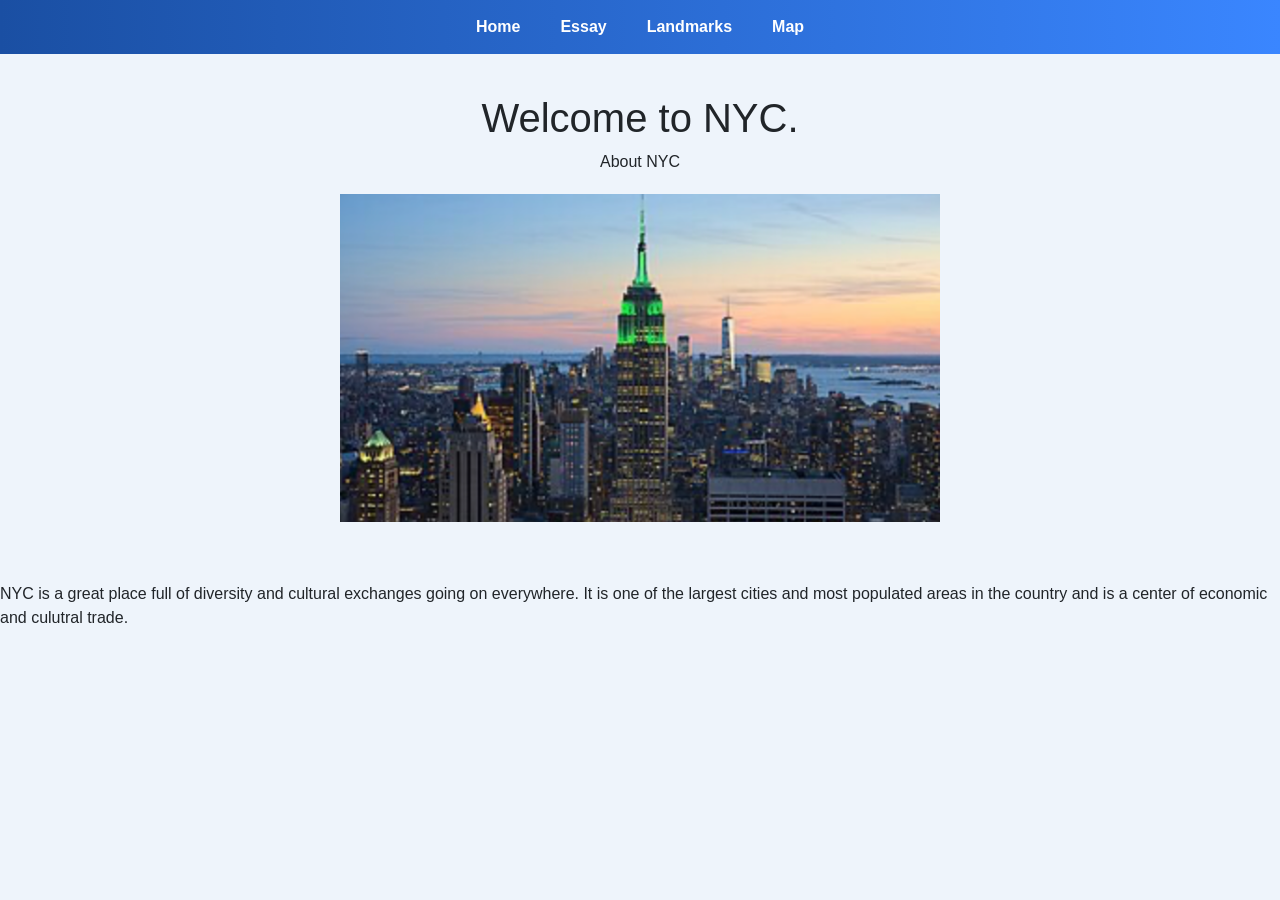
<file: homepage/index.html>
<!DOCTYPE html>
<html lang="en">

<head>
    <meta charset="UTF-8">
    <meta name="viewport" content="width=device-width, initial-scale=1.0">

    <!-- Bootstrap CSS -->
    <link href="https://cdn.jsdelivr.net/npm/bootstrap@5.2/dist/css/bootstrap.min.css" rel="stylesheet">

    <link href="styles.css" rel="stylesheet">
    <title>NYC</title>
</head>

<body>

    <!-- Header Navigation -->
   <header class="site-header">
    <nav class="nav-container">
        <ul class="nav-list">
            <li><a href="index.html">Home</a></li>
            <li><a href="essay.html">Essay</a></li>
            <li><a href="landmarks.html">Landmarks</a></li>
            <li><a href="map.html">Map</a></li>
        </ul>
    </nav>
</header>

    <!-- Intro Section -->
    <section id="home" class="intro-section">
        <h1>Welcome to NYC.</h1>
        <p class="subtext">About NYC</p>
        <img src="nyc.png" alt="NYC ">
    </section>
     <p>
        NYC is a great place full of diversity and cultural exchanges going on everywhere. It is one of the largest cities and most populated areas in the country and is a center of economic and culutral trade.
    </p>

</body>
</html>
</file>
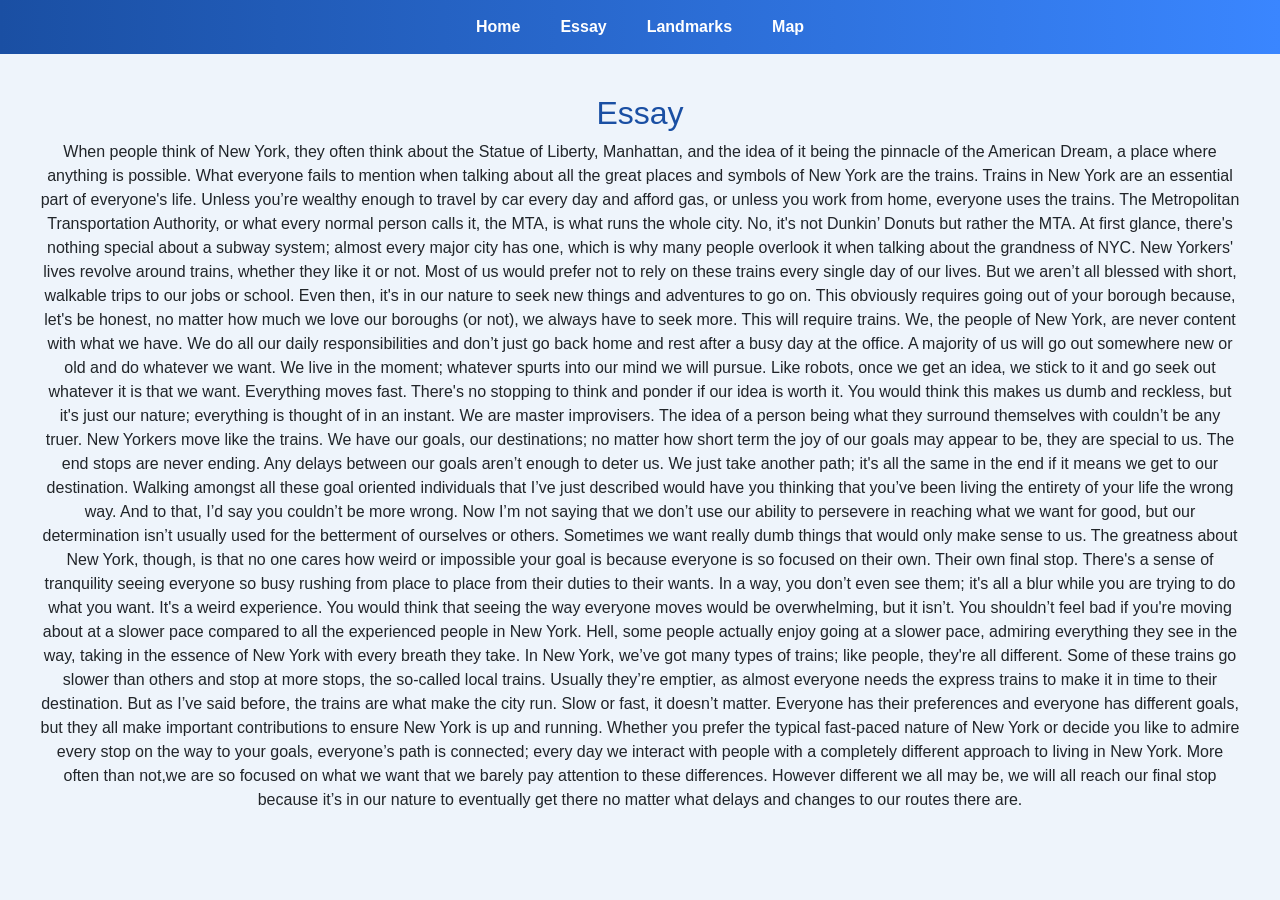
<file: homepage/essay.html>
<!DOCTYPE html>
<html lang="en">

<head>
    <meta charset="UTF-8">
    <meta name="viewport" content="width=device-width, initial-scale=1.0">
    <title>Essay | NYC</title>

    <link href="https://cdn.jsdelivr.net/npm/bootstrap@5.2/dist/css/bootstrap.min.css" rel="stylesheet">
    <link href="styles.css" rel="stylesheet">
</head>

<body>

<header class="site-header">
    <nav class="nav-container">
        <ul class="nav-list">
            <li><a href="index.html">Home</a></li>
            <li><a href="essay.html">Essay</a></li>
            <li><a href="landmarks.html">Landmarks</a></li>
            <li><a href="map.html">Map</a></li>
        </ul>
    </nav>
</header>
<!-- Essay -->
<section class="section-content">
    <h2>Essay</h2>
    <p>When people think of New York, they often think about the Statue of Liberty, Manhattan, and the idea of it being the pinnacle of the American Dream, a place where anything is possible. What everyone fails to mention when talking about all the great places and symbols of New York are the trains.
	Trains in New York are an essential part of everyone's life. Unless you’re wealthy enough to travel by car every day and afford gas, or unless you work from home, everyone uses the trains. The Metropolitan Transportation Authority, or what every normal person calls it, the MTA, is what runs the whole city. No, it's not Dunkin’ Donuts but rather the MTA. At first glance, there's nothing special about a subway system; almost every major city has one, which is why many people overlook it when talking about the grandness of NYC.
	New Yorkers' lives revolve around trains, whether they like it or not. Most of us would prefer not to rely on these trains every single day of our lives. But we aren’t all blessed with short, walkable trips to our jobs or school. Even then, it's in our nature to seek new things and adventures to go on. This obviously requires going out of your borough because, let's be honest, no matter how much we love our boroughs (or not), we always have to seek more.
	This will require trains.
	We, the people of New York, are never content with what we have. We do all our daily responsibilities and don’t just go back home and rest after a busy day at the office. A majority of us will go out somewhere new or old and do whatever we want. We live in the moment; whatever spurts into our mind we will pursue. Like robots, once we get an idea, we stick to it and go seek out whatever it is that we want. Everything moves fast. There's no stopping to think and ponder if our idea is worth it. You would think this makes us dumb and reckless, but it's just our nature; everything is thought of in an instant.
	We are master improvisers.
	The idea of a person being what they surround themselves with couldn’t be any truer.
	New Yorkers move like the trains.
	We have our goals, our destinations; no matter how short term the joy of our goals may appear to be, they are special to us. The end stops are never ending. Any delays between our goals aren’t enough to deter us. We just take another path; it's all the same in the end if it means we get to our destination.
	Walking amongst all these goal oriented individuals that I’ve just described would have you thinking that you’ve been living the entirety of your life the wrong way. And to that, I’d say you couldn’t be more wrong.
Now I’m not saying that we don’t use our ability to persevere in reaching what we want for good, but our determination isn’t usually used for the betterment of ourselves or others. Sometimes we want really dumb things that would only make sense to us. The greatness about New York, though, is that no one cares how weird or impossible your goal is because everyone is so focused on their own.
Their own final stop.
There's a sense of tranquility seeing everyone so busy rushing from place to place from their duties to their wants. In a way, you don’t even see them; it's all a blur while you are trying to do what you want. It's a weird experience. You would think that seeing the way everyone moves would be overwhelming, but it isn’t.
You shouldn’t feel bad if you're moving about at a slower pace compared to all the experienced people in New York. Hell, some people actually enjoy going at a slower pace, admiring everything they see in the way, taking in the essence of New York with every breath they take.
In New York,  we’ve got many types of trains; like people, they're all different.
Some of these trains go slower than others and stop at more stops, the so-called local trains. Usually they’re emptier, as almost everyone needs the express trains to make it in time to their destination.
But as I’ve said before, the trains are what make the city run. Slow or fast, it doesn’t matter. Everyone has their preferences and everyone has different goals, but they all make important contributions to ensure New York is up and running.
Whether you prefer the typical fast-paced nature of New York or decide you like to admire every stop on the way to your goals, everyone’s path is connected; every day we interact with people with a completely different approach to living in New York. More often than not,we are so focused on what we want that we barely pay attention to these differences. However different we all may be, we will all reach our final stop because it’s in our nature to eventually get there no matter what delays and changes to our routes there are.
</p>
</section>

</body>
</html>
</file>
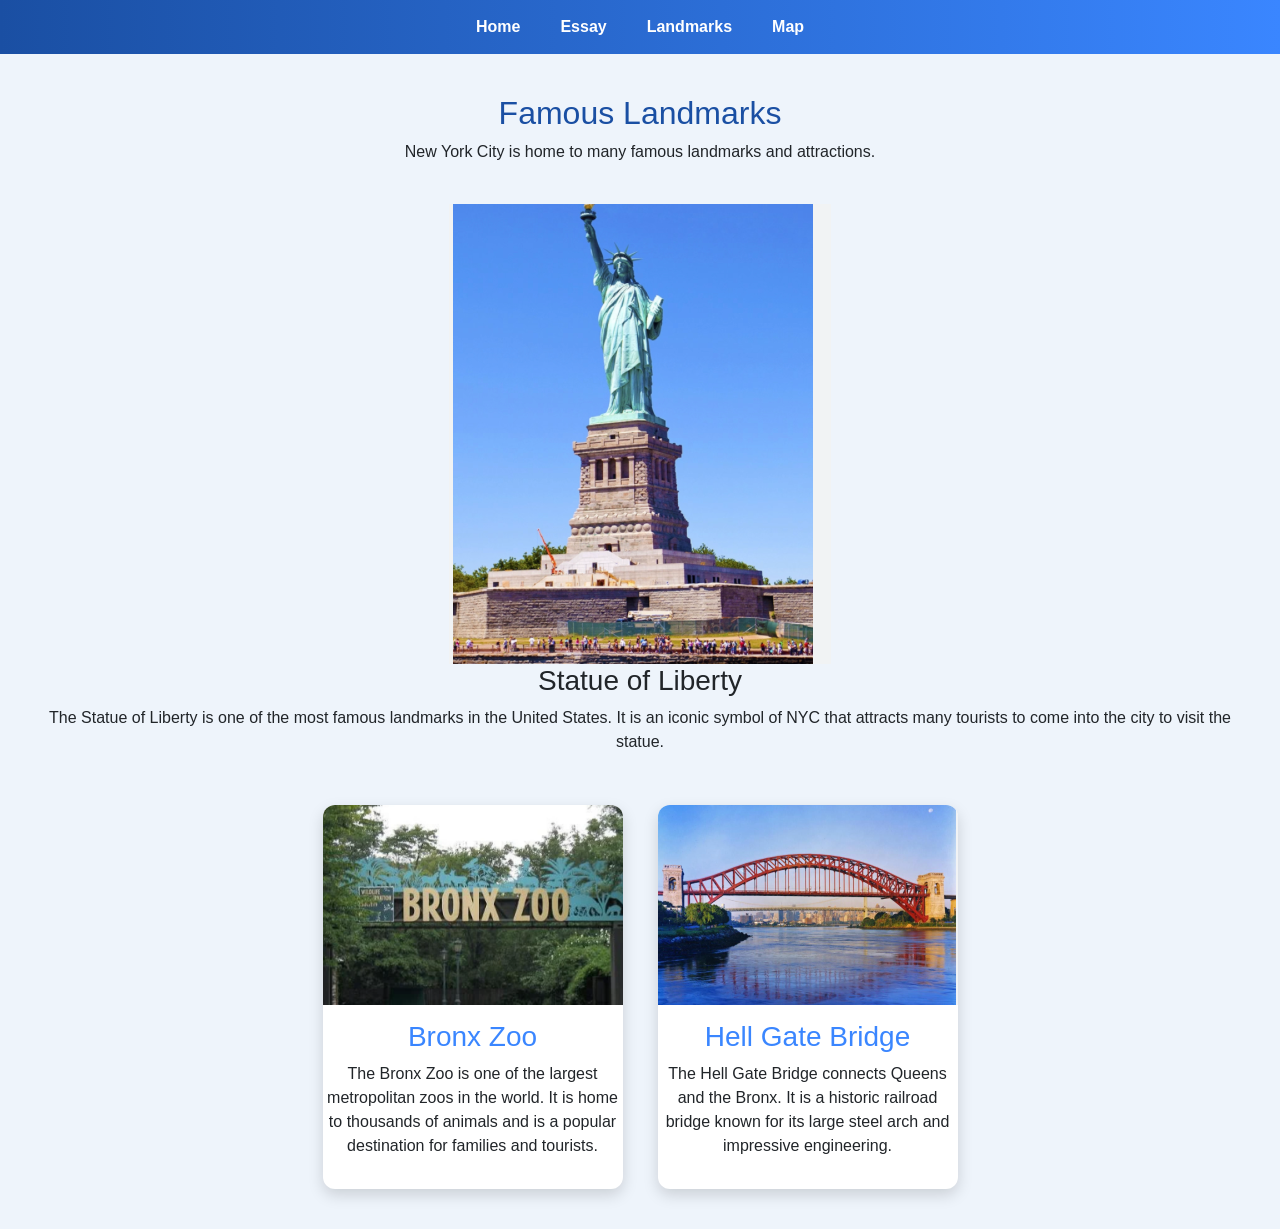
<file: homepage/landmarks.html>
<!DOCTYPE html>
<html lang="en">

<head>
    <meta charset="UTF-8">
    <meta name="viewport" content="width=device-width, initial-scale=1.0">
    <title>Landmarks | NYC</title>

    <link href="https://cdn.jsdelivr.net/npm/bootstrap@5.2/dist/css/bootstrap.min.css" rel="stylesheet">
    <link href="styles.css" rel="stylesheet">
</head>

<body>

<header class="site-header">
    <nav class="nav-container">
        <ul class="nav-list">
            <li><a href="index.html">Home</a></li>
            <li><a href="essay.html">Essay</a></li>
            <li><a href="landmarks.html">Landmarks</a></li>
            <li><a href="map.html">Map</a></li>
        </ul>
    </nav>
</header>

<section class="section-content">
    <h2>Famous Landmarks</h2>
    <p>New York City is home to many famous landmarks and attractions.</p>

    <div class="landmark-container">
<!-- Image 1-->
        <div class="landmark-statue">
            <img src="statue-of-liberty.png" alt="Statue of Liberty">
            <h3>Statue of Liberty</h3>
            <p>The Statue of Liberty is one of the most famous landmarks in the United States. It is an iconic symbol of NYC that attracts many tourists to come into the city to visit the statue.</p>
        </div>
<!-- Image 2 -->
        <div class="landmark">
            <img src="bronx-zoo.png" alt="Bronx Zoo">
            <h3>Bronx Zoo</h3>
            <p>The Bronx Zoo is one of the largest metropolitan zoos in the world. It is home to thousands of animals and is a popular destination for families and tourists.</p>
        </div>
<!-- Image 3 -->
        <div class="landmark">
            <img src="hell-gate-bridge.png" alt="Hell Gate Bridge">
            <h3>Hell Gate Bridge</h3>
            <p>The Hell Gate Bridge connects Queens and the Bronx. It is a historic railroad bridge known for its large steel arch and impressive engineering.</p>
        </div>

</section>

</body>
</html>
</file>
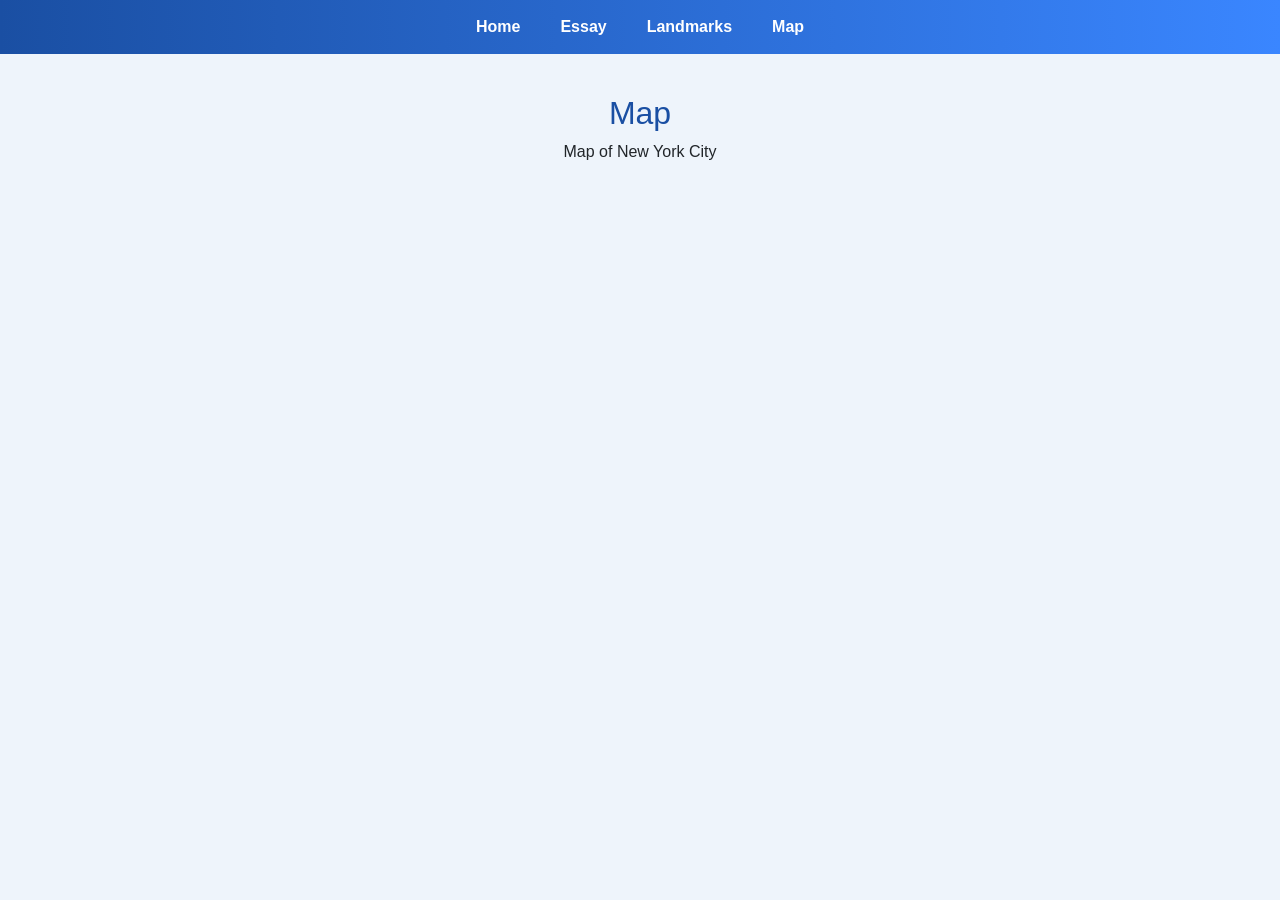
<file: homepage/map.html>
<!DOCTYPE html>
<html lang="en">

<head>
    <meta charset="UTF-8">
    <meta name="viewport" content="width=device-width, initial-scale=1.0">
    <title>Map | NYC</title>

    <link href="https://cdn.jsdelivr.net/npm/bootstrap@5.2/dist/css/bootstrap.min.css" rel="stylesheet">
    <link href="styles.css" rel="stylesheet">
</head>

<body>

<header class="site-header">
    <nav class="nav-container">
        <ul class="nav-list">
            <li><a href="index.html">Home</a></li>
            <li><a href="essay.html">Essay</a></li>
            <li><a href="landmarks.html">Landmarks</a></li>
            <li><a href="map.html">Map</a></li>
        </ul>
    </nav>
</header>
<!-- Map -->
<section class="section-content">
    <h2>Map</h2>
    <p>Map of New York City</p>

    <div class="map-container">
        <iframe
            src="https://www.google.com/maps?q=New+York+City&output=embed"
            width="100%"
            height="450"
            style="border:0;"
            allowfullscreen=""
            loading="lazy">
        </iframe>
    </div>

</section>

</body>
</html>
</file>
<file: homepage/styles.css>
/* Page */
body {
    font-family: Arial, sans-serif;
    margin: 0;
    background-color: #eef4fb;
}

/* Header */
.site-header {
    background: linear-gradient(90deg, #1a4fa3, #3a86ff);
    padding: 15px 0;
}

.nav-list {
    list-style: none;
    display: flex;
    justify-content: center;
    gap: 40px;
    margin: 0;
    padding: 0;
}

.nav-list a {
    color: white;
    font-weight: bold;
    text-decoration: none;
}

.nav-list a:hover {
    color: #ffd166;
}

/* Section */
.section-content {
    text-align: center;
    padding: 40px;
}

.section-content h2 {
    color: #1a4fa3;
}

/* Landmark layout */
.landmark-container {
    display: flex;
    flex-wrap: wrap;
    justify-content: center;
    gap: 35px;
    margin-top: 40px;
}

/* Landmark cards */
.landmark {
    background: white;
    width: 300px;
    border-radius: 12px;
    overflow: hidden;
    padding-bottom: 15px;
    box-shadow: 0 6px 15px rgba(0,0,0,0.15);
    text-align: center;
    transition: transform 0.3s, box-shadow 0.3s;
}

/* Statue card (top of pyramid) */
.statue {
    flex-basis: 100%;
    max-width: 350px;
}

/* Hover animation */
.landmark:hover {
    transform: translateY(-8px);
    box-shadow: 0 12px 25px rgba(0,0,0,0.25);
}

/* Images */
.landmark img {
    width: 100%;
    height: 200px;
    object-fit: cover;
}

/* Titles */
.landmark h3 {
    color: #3a86ff;
    margin-top: 15px;
}

/* Intro Section */
.intro-section {
    text-align: center;
    padding: 40px 20px;
}

/* Image under the text */
.intro-section img {
    width: 60%;
    max-width: 600px;
    height: auto;
    display: block;
    margin: 20px auto;
    object-fit: cover;
}
</file>
